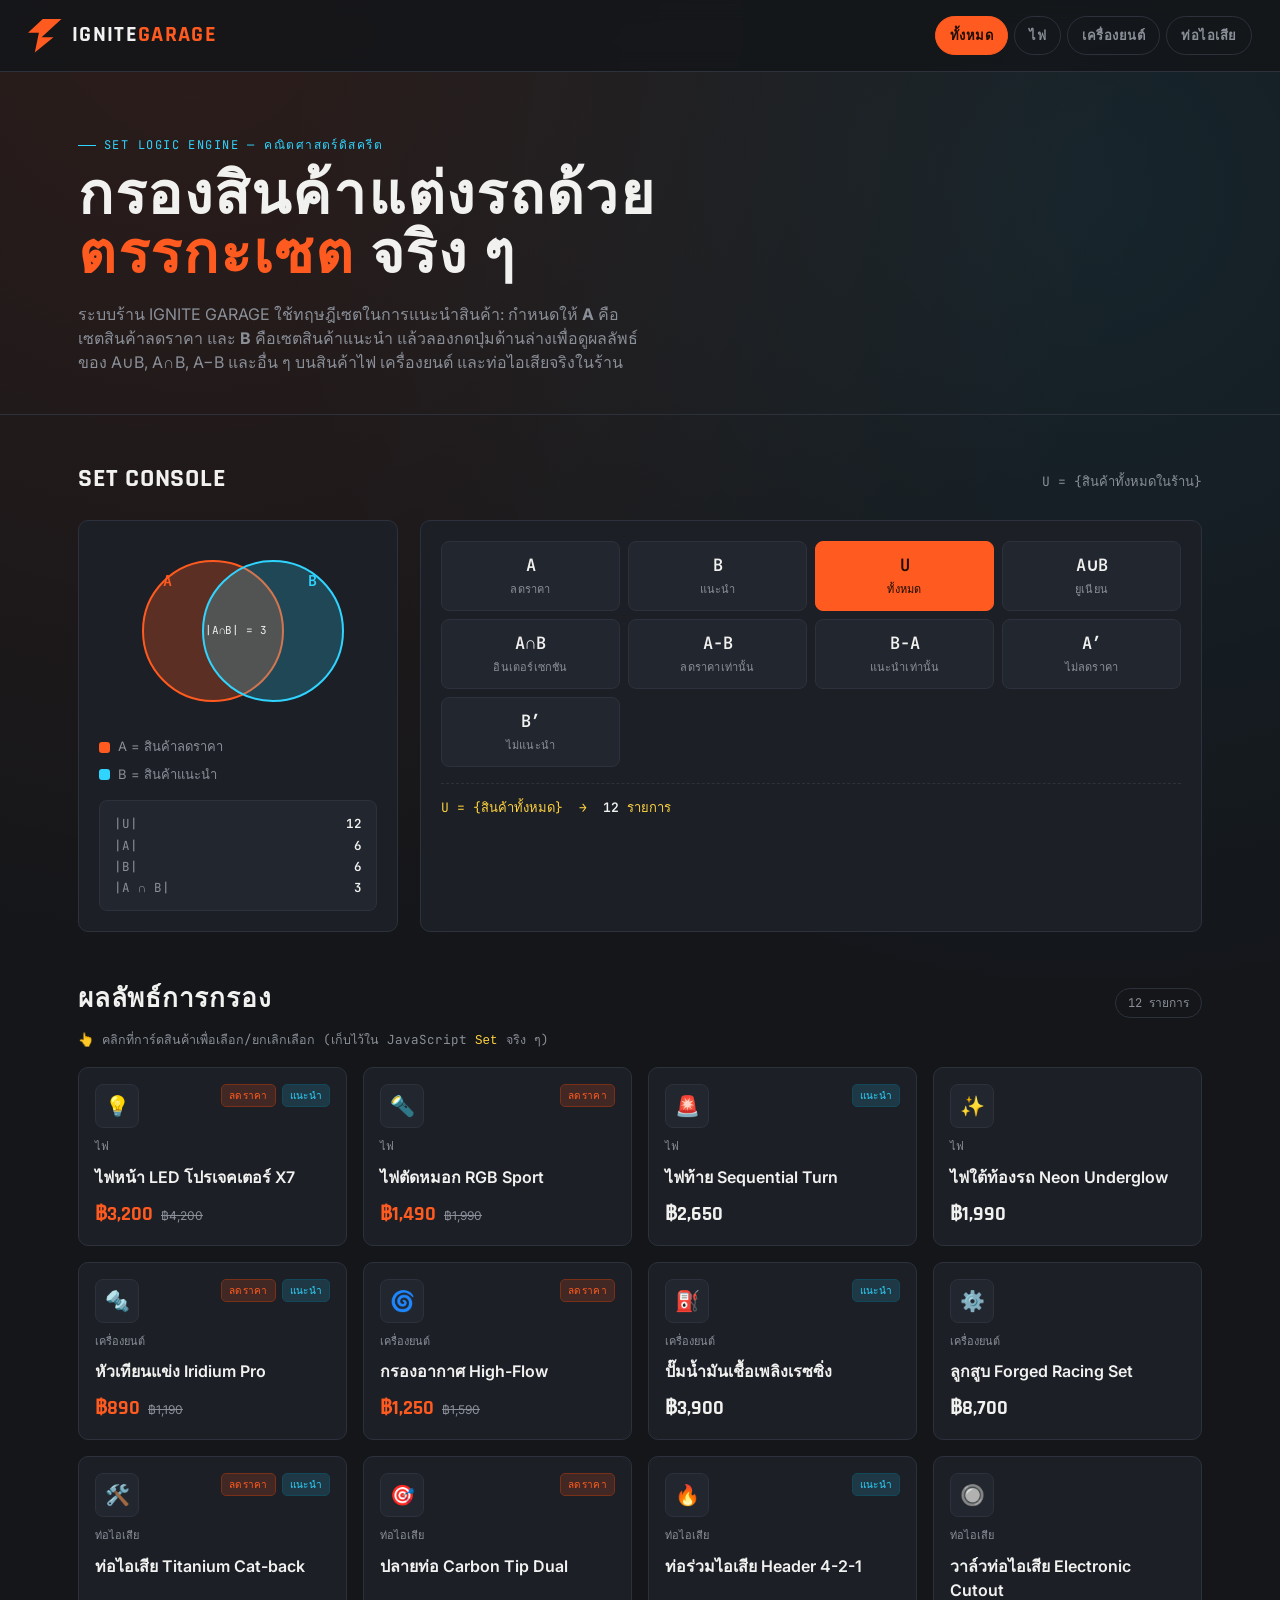
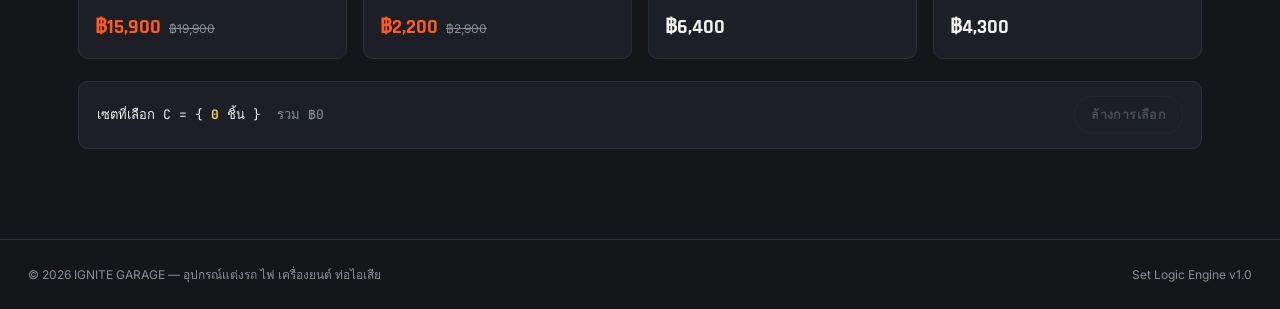
<file: index.html>
<!DOCTYPE html>
<html lang="th">
<head>
<meta charset="UTF-8">
<meta name="viewport" content="width=device-width, initial-scale=1.0">
<title>IGNITE GARAGE — เครื่องมือกรองสินค้าด้วยตรรกะเซต</title>
<link rel="preconnect" href="https://fonts.googleapis.com">
<link href="https://fonts.googleapis.com/css2?family=Rajdhani:wght@500;600;700&family=Inter:wght@400;500;600;700&family=JetBrains+Mono:wght@400;600&display=swap" rel="stylesheet">
<link rel="stylesheet" href="style.css">
</head>
<body>

<header>
  <div class="header-row">
    <div class="logo">
      <span class="logo-mark"></span>
      <span class="logo-text display">IGNITE<span>GARAGE</span></span>
    </div>
    <nav class="cats" id="categoryNav">
      <button data-cat="all" class="active">ทั้งหมด</button>
      <button data-cat="light">ไฟ</button>
      <button data-cat="engine">เครื่องยนต์</button>
      <button data-cat="exhaust">ท่อไอเสีย</button>
    </nav>
  </div>
</header>

<section class="hero">
  <div class="wrap">
    <div class="eyebrow">Set Logic Engine — คณิตศาสตร์ดิสครีต</div>
    <h1>กรองสินค้าแต่งรถด้วย<br><em>ตรรกะเซต</em> จริง ๆ</h1>
    <p>ระบบร้าน IGNITE GARAGE ใช้ทฤษฎีเซตในการแนะนำสินค้า: กำหนดให้ <b>A</b> คือเซตสินค้าลดราคา และ <b>B</b> คือเซตสินค้าแนะนำ แล้วลองกดปุ่มด้านล่างเพื่อดูผลลัพธ์ของ A∪B, A∩B, A−B และอื่น ๆ บนสินค้าไฟ เครื่องยนต์ และท่อไอเสียจริงในร้าน</p>
  </div>
</section>

<section class="console">
  <div class="wrap">
    <div class="console-head">
      <h2>Set Console</h2>
      <span class="sub">U = {สินค้าทั้งหมดในร้าน}</span>
    </div>

    <div class="console-grid">

      <div class="venn-card">
        <div class="venn-svg-holder">
          <svg width="260" height="180" viewBox="0 0 260 180">
            <circle id="circleA" cx="105" cy="90" r="70" fill="rgba(255,90,31,0.28)" stroke="#ff5a1f" stroke-width="2"/>
            <circle id="circleB" cx="165" cy="90" r="70" fill="rgba(47,212,255,0.22)" stroke="#2fd4ff" stroke-width="2"/>
            <text x="55" y="45" fill="#ff5a1f" font-family="JetBrains Mono, monospace" font-size="15" font-weight="600">A</text>
            <text x="200" y="45" fill="#2fd4ff" font-family="JetBrains Mono, monospace" font-size="15" font-weight="600">B</text>
            <text x="128" y="93" fill="#f1f1ef" font-family="JetBrains Mono, monospace" font-size="11" text-anchor="middle" id="vennCount">|A∩B|</text>
          </svg>
        </div>
        <div class="legend">
          <div class="legend-row"><span class="swatch a"></span> A = สินค้าลดราคา</div>
          <div class="legend-row"><span class="swatch b"></span> B = สินค้าแนะนำ</div>
        </div>
        <div class="readout mono" id="setReadout">
          <div class="row"><span>|U|</span><b id="cardU">0</b></div>
          <div class="row"><span>|A|</span><b id="cardA">0</b></div>
          <div class="row"><span>|B|</span><b id="cardB">0</b></div>
          <div class="row"><span>|A ∩ B|</span><b id="cardAB">0</b></div>
        </div>
      </div>

      <div class="ops-card">
        <div class="ops-grid" id="opButtons">
          <button class="op-btn" data-op="A"><span class="sym">A</span><span class="lbl">ลดราคา</span></button>
          <button class="op-btn" data-op="B"><span class="sym">B</span><span class="lbl">แนะนำ</span></button>
          <button class="op-btn active" data-op="U"><span class="sym">U</span><span class="lbl">ทั้งหมด</span></button>
          <button class="op-btn" data-op="AuB"><span class="sym">A∪B</span><span class="lbl">ยูเนียน</span></button>
          <button class="op-btn" data-op="AnB"><span class="sym">A∩B</span><span class="lbl">อินเตอร์เซกชัน</span></button>
          <button class="op-btn" data-op="A-B"><span class="sym">A−B</span><span class="lbl">ลดราคาเท่านั้น</span></button>
          <button class="op-btn" data-op="B-A"><span class="sym">B−A</span><span class="lbl">แนะนำเท่านั้น</span></button>
          <button class="op-btn" data-op="A'"><span class="sym">A′</span><span class="lbl">ไม่ลดราคา</span></button>
          <button class="op-btn" data-op="B'"><span class="sym">B′</span><span class="lbl">ไม่แนะนำ</span></button>
        </div>
        <div class="result-line" id="resultLine">
          U = {สินค้าทั้งหมด} &nbsp; → &nbsp; <span class="count">0</span> รายการ
        </div>
      </div>

    </div>
  </div>
</section>

<section class="catalog">
  <div class="wrap">
    <div class="catalog-head">
      <h2>ผลลัพธ์การกรอง</h2>
      <span class="count-pill" id="resultCountPill">0 รายการ</span>
    </div>
    <p class="hint">👆 คลิกที่การ์ดสินค้าเพื่อเลือก/ยกเลิกเลือก (เก็บไว้ใน JavaScript <code>Set</code> จริง ๆ)</p>
    <div class="grid" id="productGrid"></div>

    <div class="selection-bar" id="selectionBar">
      <div class="selection-info">
        <span class="mono">เซตที่เลือก C = { <b id="selCount">0</b> ชิ้น }</span>
        <span class="mono muted-inline" id="selTotal">รวม ฿0</span>
      </div>
      <div class="selection-actions">
        <button id="clearSelection" class="ghost-btn">ล้างการเลือก</button>
      </div>
    </div>
  </div>
</section>

<footer>
  <span>© 2026 IGNITE GARAGE — อุปกรณ์แต่งรถ ไฟ เครื่องยนต์ ท่อไอเสีย</span>
  <span>Set Logic Engine v1.0</span>
</footer>

<script src="script.js"></script>
</body>
</html>
</file>
<file: style.css>
:root{
  --bg:            #14161a;
  --panel:         #1c1f26;
  --panel-2:       #22262f;
  --line:          #2c313b;
  --text:          #f1f1ef;
  --muted:         #8a8f98;
  --orange:        #ff5a1f;
  --orange-dim:    #7a3016;
  --blue:          #2fd4ff;
  --yellow:        #ffd23f;
  --radius:        10px;
}

*{ box-sizing:border-box; margin:0; padding:0; }

html{ scroll-behavior:smooth; }

body{
  background:
    radial-gradient(circle at 15% 0%, rgba(255,90,31,0.10), transparent 45%),
    radial-gradient(circle at 85% 10%, rgba(47,212,255,0.08), transparent 40%),
    var(--bg);
  color:var(--text);
  font-family:'Inter', sans-serif;
  line-height:1.5;
  min-height:100vh;
}

h1,h2,h3, .display{
  font-family:'Rajdhani', sans-serif;
  text-transform:uppercase;
  letter-spacing:0.03em;
  font-weight:700;
}

.mono{ font-family:'JetBrains Mono', monospace; }

a{ color:inherit; text-decoration:none; }

/* ---------- layout shells ---------- */
.wrap{ max-width:1180px; margin:0 auto; padding:0 28px; }

/* ---------- header ---------- */
header{
  position:sticky; top:0; z-index:50;
  background:rgba(20,22,26,0.88);
  backdrop-filter:blur(10px);
  border-bottom:1px solid var(--line);
}
.header-row{
  display:flex; align-items:center; justify-content:space-between;
  padding:16px 28px;
}
.logo{ display:flex; align-items:center; gap:10px; }
.logo-mark{
  width:34px; height:34px; display:grid; place-items:center;
  background:var(--orange);
  clip-path: polygon(45% 0%, 100% 0%, 40% 55%, 75% 55%, 20% 100%, 32% 42%, 0% 42%);
}
.logo-text{ font-size:22px; letter-spacing:0.06em; }
.logo-text span{ color:var(--orange); }

nav.cats{ display:flex; gap:6px; flex-wrap:wrap; }
nav.cats button{
  font-family:'Rajdhani', sans-serif;
  font-weight:600; letter-spacing:0.04em; text-transform:uppercase;
  font-size:13px;
  background:transparent; border:1px solid var(--line); color:var(--muted);
  padding:8px 14px; border-radius:999px; cursor:pointer;
  transition:all .15s ease;
}
nav.cats button:hover{ color:var(--text); border-color:#3a4150; }
nav.cats button.active{
  background:var(--orange); border-color:var(--orange); color:#1a0d06;
}

/* ---------- hero ---------- */
.hero{ padding:64px 28px 40px; border-bottom:1px solid var(--line); }
.eyebrow{
  font-family:'JetBrains Mono', monospace; font-size:12px; color:var(--blue);
  letter-spacing:0.12em; text-transform:uppercase; margin-bottom:14px;
  display:flex; align-items:center; gap:8px;
}
.eyebrow::before{ content:''; width:18px; height:1px; background:var(--blue); display:inline-block; }
.hero h1{ font-size:clamp(34px,5.4vw,58px); line-height:1.02; max-width:780px; }
.hero h1 em{ font-style:normal; color:var(--orange); }
.hero p{ color:var(--muted); max-width:560px; margin-top:16px; font-size:16px; }

/* ---------- set logic console ---------- */
.console{ padding:44px 28px 8px; }
.console-head{ display:flex; align-items:baseline; justify-content:space-between; flex-wrap:wrap; gap:10px; margin-bottom:22px; }
.console-head h2{ font-size:26px; }
.console-head .sub{ color:var(--muted); font-size:13px; font-family:'JetBrains Mono', monospace; }

.console-grid{
  display:grid; grid-template-columns: 320px 1fr; gap:22px;
}
@media (max-width: 860px){ .console-grid{ grid-template-columns:1fr; } }

.venn-card{
  background:var(--panel); border:1px solid var(--line); border-radius:var(--radius);
  padding:20px; display:flex; flex-direction:column; gap:16px;
}
.venn-svg-holder{ display:flex; justify-content:center; }
.legend{ display:flex; flex-direction:column; gap:8px; font-size:13px; }
.legend-row{ display:flex; align-items:center; gap:8px; color:var(--muted); }
.swatch{ width:11px; height:11px; border-radius:3px; flex:none; }
.swatch.a{ background:var(--orange); }
.swatch.b{ background:var(--blue); }

.readout{
  font-family:'JetBrains Mono', monospace; font-size:12.5px; color:var(--text);
  background:var(--panel-2); border:1px solid var(--line); border-radius:8px;
  padding:12px 14px; line-height:1.7;
}
.readout .row{ display:flex; justify-content:space-between; gap:10px; color:var(--muted); }
.readout .row b{ color:var(--text); font-weight:600; }

.ops-card{
  background:var(--panel); border:1px solid var(--line); border-radius:var(--radius);
  padding:20px; display:flex; flex-direction:column; gap:16px;
}
.ops-grid{ display:grid; grid-template-columns:repeat(4,1fr); gap:8px; }
@media (max-width:560px){ .ops-grid{ grid-template-columns:repeat(2,1fr); } }

.op-btn{
  background:var(--panel-2); border:1px solid var(--line); color:var(--text);
  border-radius:8px; padding:12px 8px; cursor:pointer; text-align:center;
  transition:all .15s ease;
}
.op-btn .sym{ display:block; font-family:'JetBrains Mono', monospace; font-size:17px; font-weight:600; }
.op-btn .lbl{ display:block; font-size:11px; color:var(--muted); margin-top:4px; letter-spacing:.02em; }
.op-btn:hover{ border-color:var(--orange); }
.op-btn.active{ background:var(--orange); border-color:var(--orange); }
.op-btn.active .sym, .op-btn.active .lbl{ color:#1a0d06; }

.result-line{
  font-family:'JetBrains Mono', monospace; font-size:13px; color:var(--yellow);
  border-top:1px dashed var(--line); padding-top:14px;
}
.result-line .count{ color:var(--text); font-weight:600; }

/* ---------- product grid ---------- */
.catalog{ padding:40px 28px 90px; }
.catalog-head{ display:flex; align-items:baseline; justify-content:space-between; margin-bottom:20px; flex-wrap:wrap; gap:10px;}
.catalog-head h2{ font-size:26px; }
.count-pill{
  font-family:'JetBrains Mono', monospace; font-size:12px; color:var(--muted);
  border:1px solid var(--line); border-radius:999px; padding:5px 12px;
}

.grid{
  display:grid; grid-template-columns:repeat(auto-fill, minmax(240px,1fr)); gap:16px;
}

.card{
  background:var(--panel); border:1px solid var(--line); border-radius:var(--radius);
  padding:16px; display:flex; flex-direction:column; gap:10px;
  transition: transform .15s ease, border-color .15s ease, box-shadow .15s ease;
  cursor:pointer; position:relative; user-select:none;
}
.card:hover{ transform:translateY(-3px); border-color:#3a4150; }
.card:active{ transform:translateY(-1px) scale(0.99); }
.card.selected{
  border-color:var(--yellow);
  box-shadow:0 0 0 1px var(--yellow), 0 8px 22px rgba(255,210,63,0.12);
}
.card.selected::after{
  content:'✓';
  position:absolute; top:-9px; right:-9px;
  width:24px; height:24px; border-radius:50%;
  background:var(--yellow); color:#1a0d06; font-weight:700;
  display:grid; place-items:center; font-size:13px;
  box-shadow:0 2px 6px rgba(0,0,0,0.4);
}

.hint{
  font-size:12.5px; color:var(--muted); margin:-8px 0 16px;
  font-family:'JetBrains Mono', monospace;
}
.hint code{ color:var(--yellow); }

.card-top{ display:flex; justify-content:space-between; align-items:flex-start; }
.icon-box{
  width:44px; height:44px; border-radius:8px; display:grid; place-items:center;
  font-size:20px; background:var(--panel-2); border:1px solid var(--line);
}
.badges{ display:flex; gap:6px; flex-wrap:wrap; justify-content:flex-end; }
.badge{ font-size:10px; font-family:'JetBrains Mono', monospace; padding:3px 7px; border-radius:5px; letter-spacing:.03em; }
.badge.discount{ background:rgba(255,90,31,0.16); color:var(--orange); border:1px solid var(--orange-dim); }
.badge.rec{ background:rgba(47,212,255,0.14); color:var(--blue); border:1px solid #12495a; }

.card h3{ font-size:16px; text-transform:none; letter-spacing:0; font-weight:600; font-family:'Inter',sans-serif; }
.card .cat-tag{ font-size:11px; color:var(--muted); font-family:'JetBrains Mono', monospace; text-transform:uppercase; }

.price-row{ display:flex; align-items:baseline; gap:8px; margin-top:auto; }
.price{ font-family:'Rajdhani', sans-serif; font-weight:700; font-size:20px; color:var(--text); }
.price.discounted{ color:var(--orange); }
.old-price{ font-size:12px; color:var(--muted); text-decoration:line-through; }

.selection-bar{
  margin-top:22px; padding:14px 18px; border:1px solid var(--line); border-radius:var(--radius);
  background:var(--panel); display:flex; align-items:center; justify-content:space-between;
  flex-wrap:wrap; gap:12px;
}
.selection-info{ display:flex; align-items:center; gap:16px; font-size:13px; flex-wrap:wrap; }
.selection-info b{ color:var(--yellow); }
.muted-inline{ color:var(--muted); }

.ghost-btn{
  background:transparent; border:1px solid var(--line); color:var(--muted);
  padding:8px 16px; border-radius:999px; font-size:12.5px; cursor:pointer;
  font-family:'Rajdhani', sans-serif; font-weight:600; letter-spacing:.03em; text-transform:uppercase;
  transition:all .15s ease;
}
.ghost-btn:hover{ color:var(--text); border-color:var(--orange); }
.ghost-btn:disabled{ opacity:.4; cursor:not-allowed; }

.empty-state{
  grid-column:1/-1; text-align:center; padding:60px 20px; color:var(--muted);
  border:1px dashed var(--line); border-radius:var(--radius);
  font-family:'JetBrains Mono', monospace; font-size:13px;
}

footer{
  border-top:1px solid var(--line); padding:26px 28px; color:var(--muted);
  font-size:12px; display:flex; justify-content:space-between; flex-wrap:wrap; gap:10px;
}
</file>
